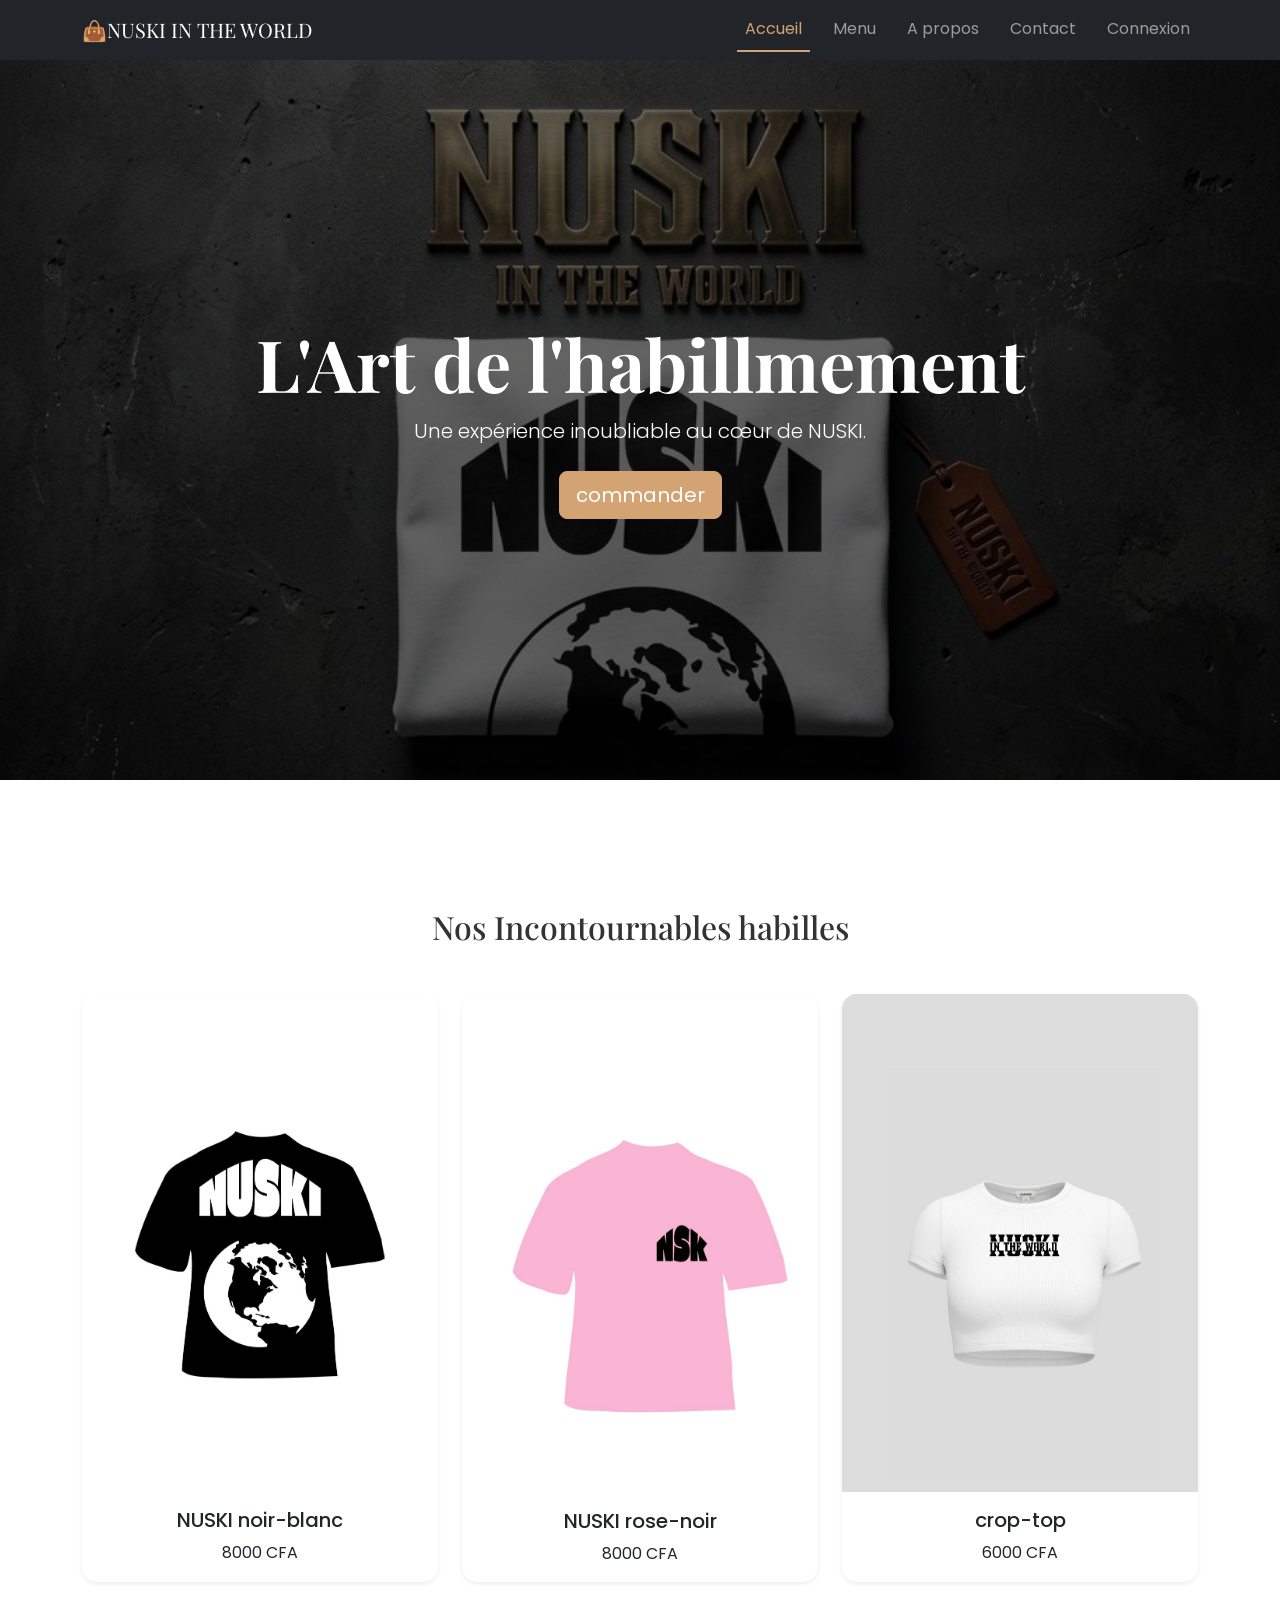
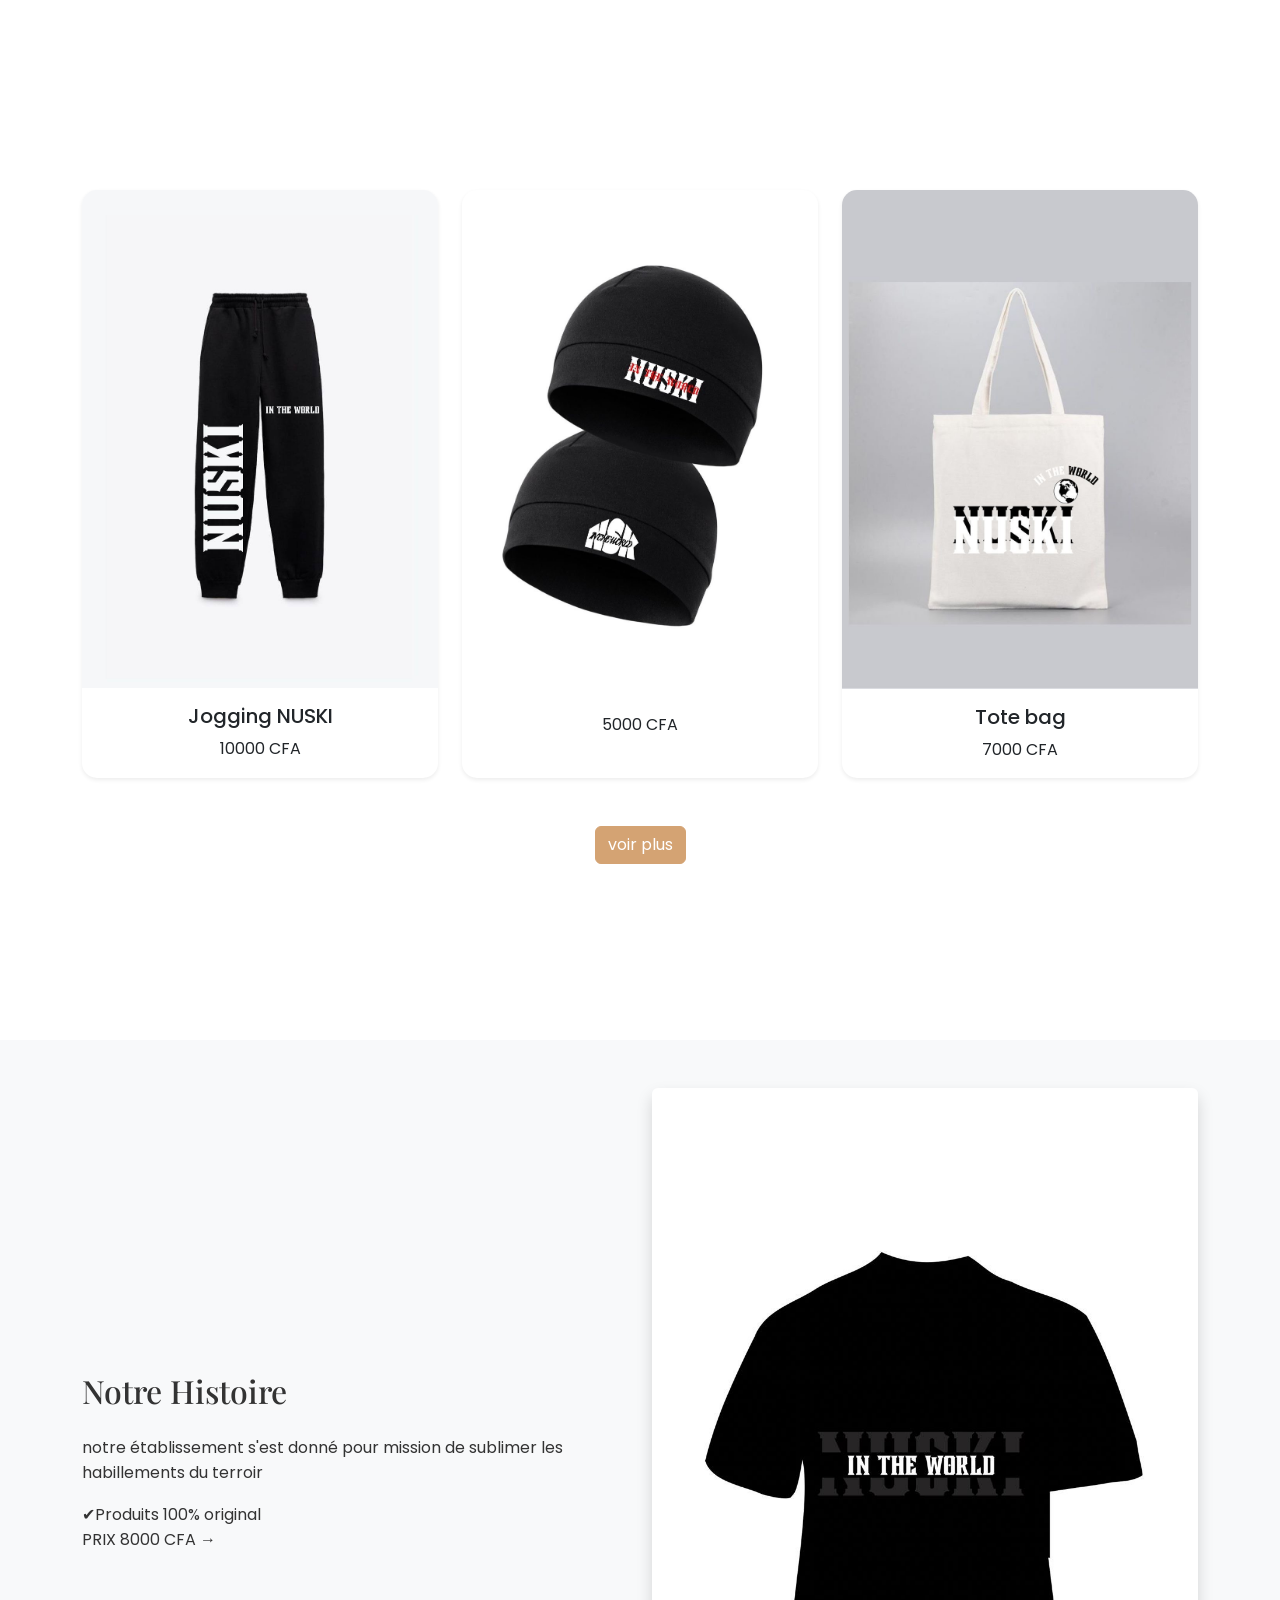
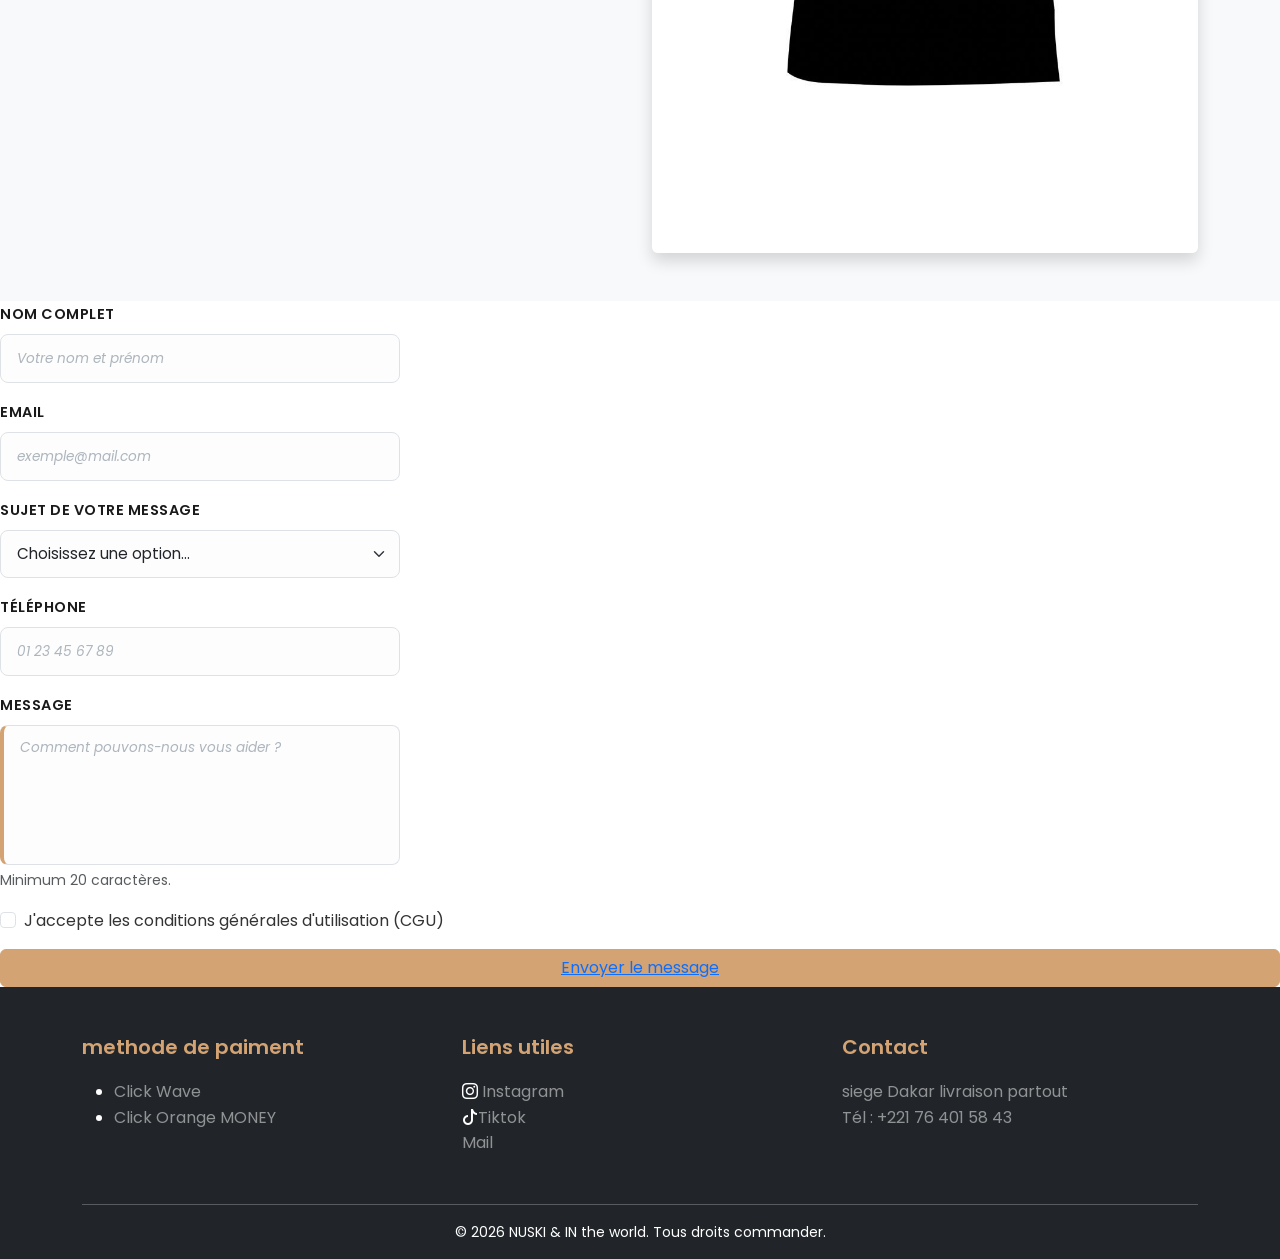
<file: index.html>
<!DOCTYPE html>
<html lang="fr">

<head>
    <meta charset="UTF-8">
    <meta name="viewport" content="width=device-width, initial-scale=1.0">
    <title>nuski in the world</title>
    <link href="https://cdn.jsdelivr.net/npm/bootstrap@5.3.0/dist/css/bootstrap.min.css" rel="stylesheet">
    <link rel="stylesheet" href="https://cdn.jsdelivr.net/npm/bootstrap-icons@1.11.3/font/bootstrap-icons.min.css">
    <link
        href="https://fonts.googleapis.com/css2?family=Playfair+Display:ital,wght@0,700;1,700&family=Poppins:wght@300;400;600&display=swap"
        rel="stylesheet">
    <link rel="stylesheet" href="style.css">
</head>

<body>
    <!-- lien ou je recuper les span -->
    <!-- <a href="https://htmlcheatsheet.com">click</a> -->
    <nav class="navbar navbar-expand-lg navbar-dark bg-dark sticky-top">
        <div class="container">
            <a class="navbar-brand" href="index.html"><span>&#128092;</span>NUSKI IN THE WORLD</a>
            <button class="navbar-toggler" type="button" data-bs-toggle="collapse" data-bs-target="#navbarNav">
                <span class="navbar-toggler-icon"></span>
            </button>
            <div class="collapse navbar-collapse" id="navbarNav">
                <ul class="navbar-nav ms-auto">
                    <li class="nav-item"><a class="nav-link active" href="#accueil">Accueil</a></li>
                    <li class="nav-item"><a class="nav-link" href="#menu">Menu</a></li>
                    <li class="nav-item"><a class="nav-link" href="#apropos">A propos</a></li>
                    <li class="nav-item"><a class="nav-link" href="#contact">Contact</a></li>
                    <li class="nav-item"><a class="nav-link" href="#connex">Connexion</a></li>
                </ul>
            </div>
        </div>
    </nav>

    <header class="hero-section text-center text-white d-flex align-items-center" id="accueil">
        <div class="container">
            <h1 class="display-2 fw-bold">L'Art de l'habillmement</h1>
            <p class="lead mb-4">Une expérience inoubliable au cœur de NUSKI.</p>
            <a href="contact.html" class="btn btn-primary btn-lg">commander</a>
        </div>
    </header>

    <section class="container my-5" id="menu">
        <h2 class="text-center mb-5">Nos Incontournables habilles</h2>
        <div class="row g-4">
            <div class="col-md-4">
                <div class="card h-100 shadow-sm">
                    <img src="./image1.png" class="card-img-top10" alt="Entrée">
                    <div class="card-body text-center">
                        <h5 class="card-title">NUSKI noir-blanc</h5>
                        <p class="card-text">8000 CFA</p>
                    </div>
                </div>
            </div>
            <div class="col-md-4">
                <div class="card h-100 shadow-sm">
                    <img src="./image2.png" class="card-img-top10" alt="Plat">
                    <div class="card-body text-center">
                        <h5 class="card-title">NUSKI rose-noir</h5>
                        <p class="card-text">8000 CFA </p>
                    </div>
                </div>
            </div>
            <div class="col-md-4">
                <div class="card h-100 shadow-sm">
                    <img src="./image3.png" class="card-img-top10" alt="">
                    <div class="card-body text-center">
                        <h5 class="card-title">crop-top</h5>
                        <p class="card-text">6000 CFA</p>
                    </div>
                </div>
            </div>
        </div>
    </section>
    <section class="container my-5 " id="menu">
        <div class="row g-4">
            <div class="col-md-4">
                <div class="card h-100 shadow-sm">
                    <img src="./image4.jpg" class="card-img-top10" alt="">
                    <div class="card-body text-center">
                        <h5 class="card-title">Jogging NUSKI</h5>
                        <p class="card-text">10000 CFA</p>
                    </div>
                </div>
            </div>
            <div class="col-md-4">
                <div class="card h-100 shadow-sm">
                    <img src="./image5.jpg" class="card-img-top10" alt="">
                    <div class="card-body text-center">
                        <h5 class="card-title"></h5>
                        <p class="card-text">5000 CFA</p>
                    </div>
                </div>
            </div>
            <div class="col-md-4">
                <div class="card h-100 shadow-sm">
                    <img src="./image6.jpg" class="card-img-top10" alt="">
                    <div class="card-body text-center">
                        <h5 class="card-title">Tote bag</h5>
                        <p class="card-text">7000 CFA</p>
                    </div>
                </div>
            </div>

        </div>
        <a class=" " href="voir.html" target="_blank">

            <section class="text-center py-5">
                <button class="btn btn-primary">voir plus</button>
            </section>
        </a>
    </section>
    <section class="bg-light py-5" id="apropos">
        <div class="container">
            <div class="row align-items-center">
                <div class="col-md-6">
                    <h2 class="mb-4">Notre Histoire</h2>
                    <p> notre établissement s'est donné pour mission de sublimer les habillements du terroir </p>
                    <ul class="list-unstyled">
                        <li> <span>&#10004;</span>Produits 100% original </li>
                        <li> PRIX 8000 CFA <span>&#8594;</span></li>
                        <li></li>
                    </ul>
                </div>
                <div class="col-md-6">
                    <img src="./image7.jpg" class="img-fluid rounded shadow" alt="">
                </div>
            </div>
        </div>
    </section>
    <form action="#" method="post" class="needs-validation" id="contact">

        <div class="mb-3">
            <label for="fullName" class="form-label">Nom complet</label>
            <input type="text" class="form-control" id="fullName" placeholder="Votre nom et prénom" minlength="2"
                required>
        </div>

        <div class="mb-3">
            <label for="email" class="form-label">Email</label>
            <input type="email" class="form-control" id="email" placeholder="exemple@mail.com" required>
        </div>

        <div class="mb-3">
            <label for="subject" class="form-label">Sujet de votre message</label>
            <select class="form-select" id="subject" required>
                <option value="" selected disabled>Choisissez une option...</option>
                <option value="reservation"> commande</option>
                <option value="privatisation">Avis</option>
                <option value="autre">Autre demande</option>
            </select>
        </div>

        <div class="mb-3">
            <label for="phone" class="form-label">Téléphone</label>
            <input type="tel" class="form-control" id="phone" placeholder="01 23 45 67 89">
        </div>

        <div class="mb-3">
            <label for="message" class="form-label">Message</label>
            <textarea class="form-control" id="message" rows="5" placeholder="Comment pouvons-nous vous aider ?"
                minlength="20" required></textarea>
            <div class="form-text">Minimum 20 caractères.</div>
        </div>

        <div class="mb-3 form-check">
            <input type="checkbox" class="form-check-input" id="cgu" required>
            <label class="form-check-label" for="cgu">
                J'accepte les conditions générales d'utilisation (CGU)
            </label>
        </div>



        <button type="submit" class="btn btn-primary  w-100"><a href=" mailto:ndiayealphaibrahima0@gmail.com">Envoyer le
                message</a></button>


    </form>

    <footer class="bg-dark text-white pt-5 pb-3" id="connex">
        <div class="container">
            <div class="row">
                <div class="col-md-4 mb-3">
                    <h5> methode de paiment</h5>
                    <ul>
                        <li> <a href="https://sn.mmapp.wave.com/web/referrals/i/C3N2U"
                                class="text-white-50 text-decoration-none">Click Wave</a></li>
                        <li><a href="https://sugu.orange-sonatel.com/interest/u1hpzr2ycv7w3wy6qt1777248110476"
                                class="text-white-50 text-decoration-none">Click Orange MONEY</a></li>
                    </ul>
                </div>
                <div class="col-md-4 mb-3">
                    <h5>Liens utiles</h5>
                    <ul class="list-unstyled">
                        <li><i class="bi bi-instagram"></i> <a
                                href="https://www.instagram.com/nuski_in_the_world?igsh=MXcybWc5OTBsdThzcw=="
                                class="text-white-50 text-decoration-none">Instagram</a></li>
                        <li> <i class="bi bi-tiktok"></i><a
                                href="https://www.tiktok.com/@nuski_in_the_world?_r=1&_t=ZS-95rbbYRHVav"
                                class="text-white-50 text-decoration-none">Tiktok</a></li>
                        <li> <a href=" mailto:ndiayealphaibrahima0@gmail.com"
                                class="text-white-50 text-decoration-none">Mail
                            </a></li>
                    </ul>
                </div>
                <div class="col-md-4 mb-3">
                    <h5>Contact</h5>
                    <p class="text-white-50">siege Dakar livraison partout<br>Tél : +221 76 401 58 43 </p>
                </div>
            </div>
            <hr class="bg-secondary">
            <div class="text-center">
                <p class="mb-0 small">&copy; 2026 NUSKI & IN the world. Tous droits commander.</p>
            </div>
        </div>
    </footer>
    <script src="https://cdn.jsdelivr.net/npm/bootstrap@5.3.0/dist/js/bootstrap.bundle.min.js"></script>
</body>

</html>
</file>
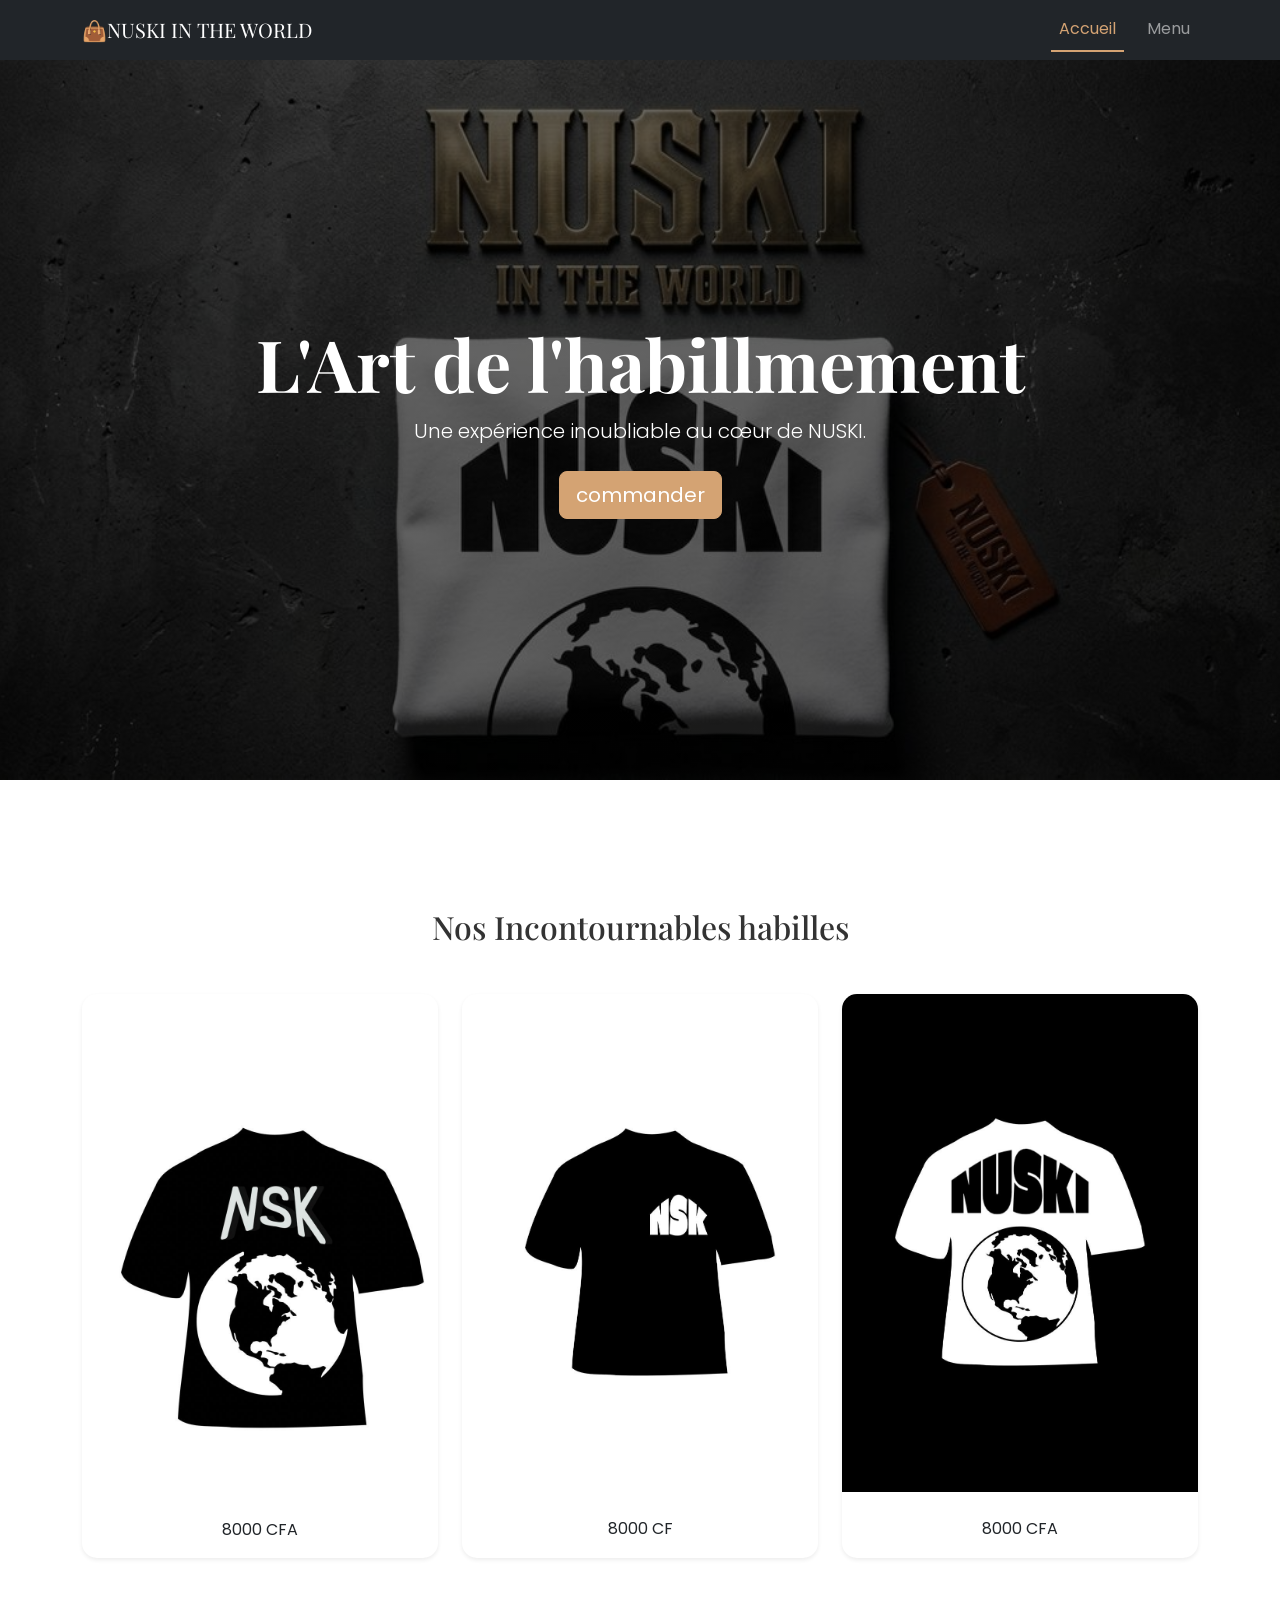
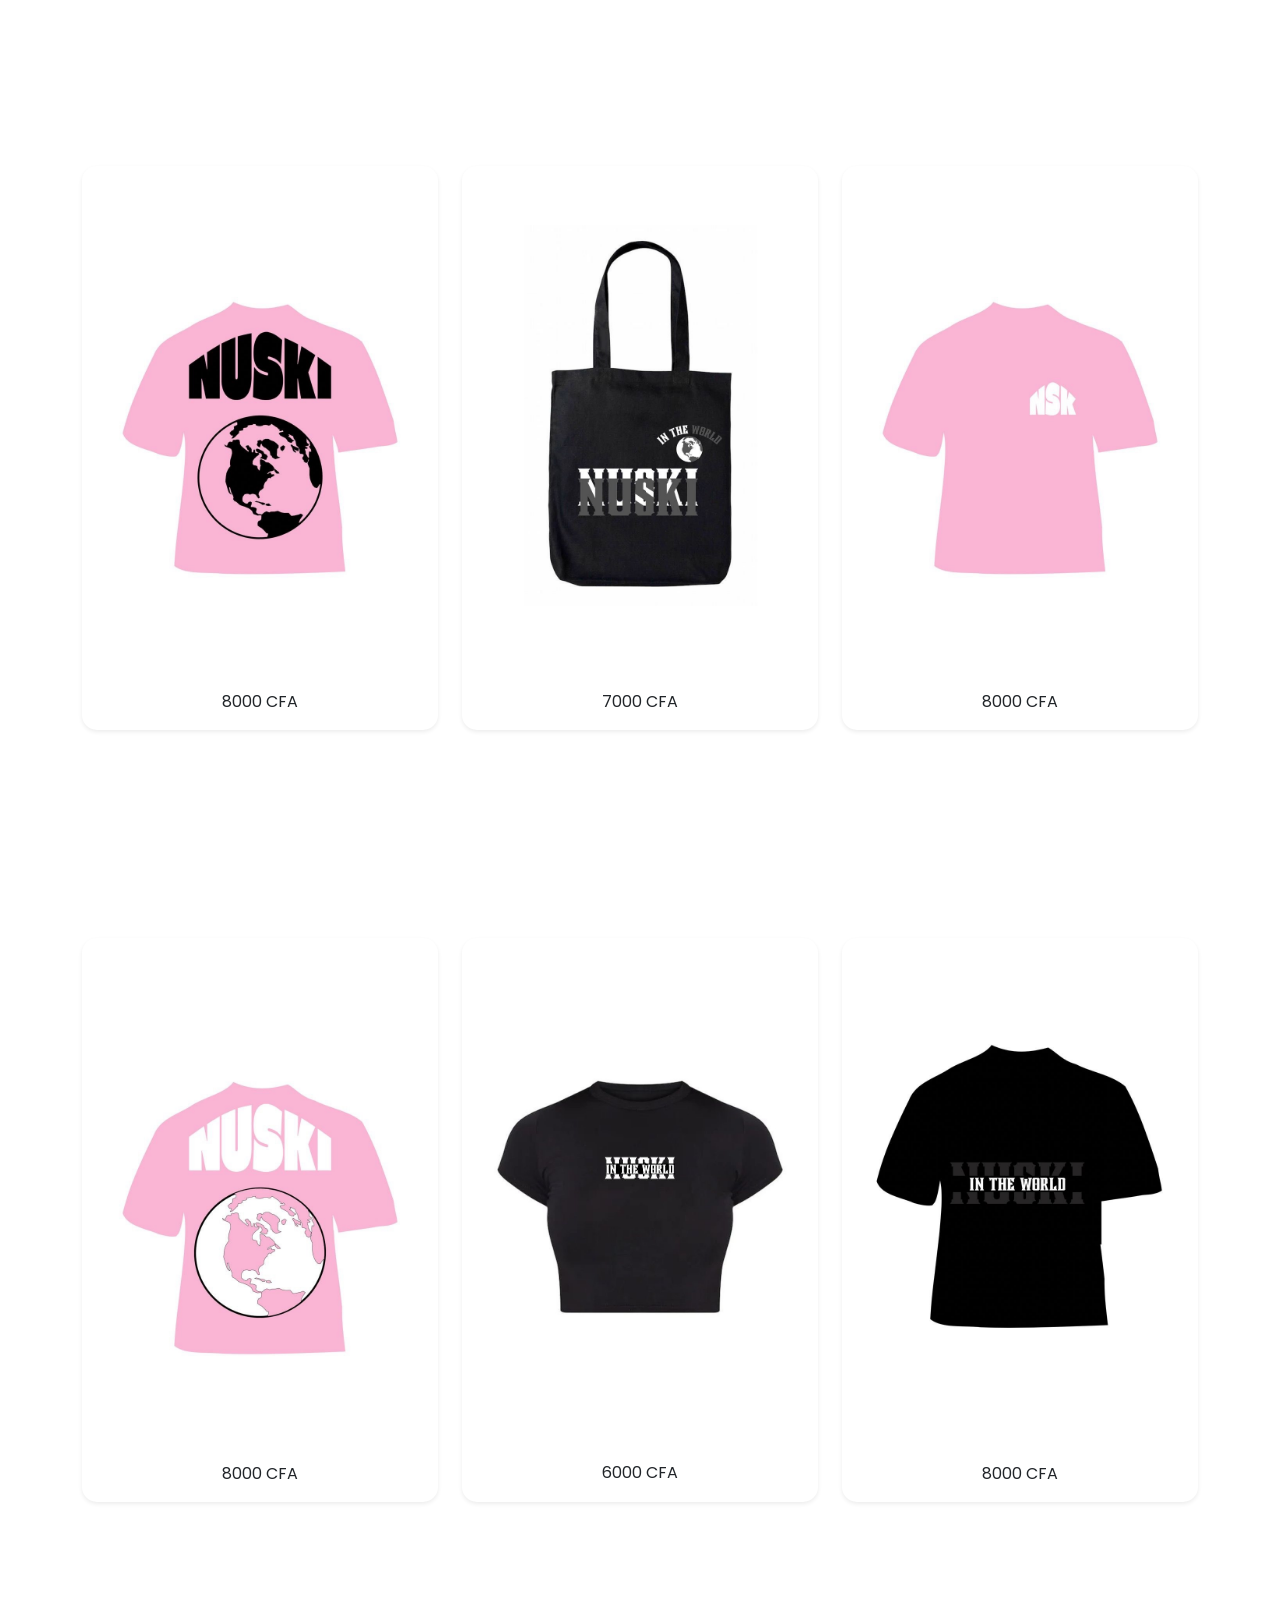
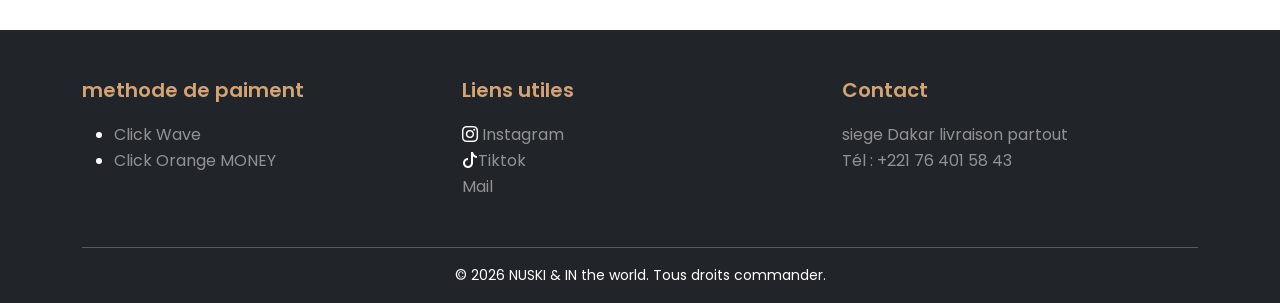
<file: voir.html>
<!DOCTYPE html>
<html lang="fr">

<head>
    <meta charset="UTF-8">
    <meta name="viewport" content="width=device-width, initial-scale=1.0">
    <title>nuski in the world</title>
    <link href="https://cdn.jsdelivr.net/npm/bootstrap@5.3.0/dist/css/bootstrap.min.css" rel="stylesheet">
    <link rel="stylesheet" href="https://cdn.jsdelivr.net/npm/bootstrap-icons@1.11.3/font/bootstrap-icons.min.css">
    <link
        href="https://fonts.googleapis.com/css2?family=Playfair+Display:ital,wght@0,700;1,700&family=Poppins:wght@300;400;600&display=swap"
        rel="stylesheet">
    <link rel="stylesheet" href="style.css">
</head>

<body>
    <!-- lien ou je recuper les span -->
    <!-- <a href="https://htmlcheatsheet.com">click</a> -->
    <nav class="navbar navbar-expand-lg navbar-dark bg-dark sticky-top">
        <div class="container">
            <a class="navbar-brand" href="index.html"><span>&#128092;</span>NUSKI IN THE WORLD</a>
            <button class="navbar-toggler" type="button" data-bs-toggle="collapse" data-bs-target="#navbarNav">
                <span class="navbar-toggler-icon"></span>
            </button>
            <div class="collapse navbar-collapse" id="navbarNav">
                <ul class="navbar-nav ms-auto">
                    <li class="nav-item"><a class="nav-link active" href="#accueil">Accueil</a></li>
                    <li class="nav-item"><a class="nav-link" href="#menu">Menu</a></li>

                </ul>
            </div>
        </div>
    </nav>

    <header class="hero-section text-center text-white d-flex align-items-center" id="accueil">
        <div class="container">
            <h1 class="display-2 fw-bold">L'Art de l'habillmement</h1>
            <p class="lead mb-4">Une expérience inoubliable au cœur de NUSKI.</p>
            <a href="contact.html" class="btn btn-primary btn-lg">commander</a>
        </div>
    </header>
    <section class="container my-5" id="menu">
        <h2 class="text-center mb-5">Nos Incontournables habilles</h2>
        <div class="row g-4">
            <div class="col-md-4">
                <div class="card h-100 shadow-sm">
                    <img src="./image8.jpg" class="card-img-top10" alt="Entrée">
                    <div class="card-body text-center">
                        <h5 class="card-title"></h5>
                        <p class="card-text">8000 CFA</p>
                    </div>
                </div>
            </div>
            <div class="col-md-4">
                <div class="card h-100 shadow-sm">
                    <img src="./image9.jpg" class="card-img-top10" alt="Plat">
                    <div class="card-body text-center">
                        <h5 class="card-title"></h5>
                        <p class="card-text">8000 CF </p>
                    </div>
                </div>
            </div>
            <div class="col-md-4">
                <div class="card h-100 shadow-sm">
                    <img src="./img10.jpg" class="card-img-top10" alt="">
                    <div class="card-body text-center">
                        <h5 class="card-title"></h5>
                        <p class="card-text">8000 CFA</p>
                    </div>
                </div>
            </div>
        </div>
    </section>
    <section class="container my-5 " id="menu">
        <div class="row g-4">
            <div class="col-md-4">
                <div class="card h-100 shadow-sm">
                    <img src="./img11.jpg" class="card-img-top10" alt="">
                    <div class="card-body text-center">
                        <h5 class="card-title"></h5>
                        <p class="card-text">8000 CFA</p>
                    </div>
                </div>
            </div>
            <div class="col-md-4">
                <div class="card h-100 shadow-sm">
                    <img src="./img12.jpg" class="card-img-top10" alt="">
                    <div class="card-body text-center">
                        <h5 class="card-title"></h5>
                        <p class="card-text">7000 CFA</p>
                    </div>
                </div>
            </div>
            <div class="col-md-4">
                <div class="card h-100 shadow-sm">
                    <img src="./img13.jpg" class="card-img-top10" alt="">
                    <div class="card-body text-center">
                        <h5 class="card-title"></h5>
                        <p class="card-text">8000 CFA</p>
                    </div>
                </div>
            </div>

        </div>
    </section>
    <section class="container my-5 " id="menu">
        <div class="row g-4">
            <div class="col-md-4">
                <div class="card h-100 shadow-sm">
                    <img src="./img14.jpg" class="card-img-top10" alt="">
                    <div class="card-body text-center">
                        <h5 class="card-title"></h5>
                        <p class="card-text">8000 CFA</p>
                    </div>
                </div>
            </div>
            <div class="col-md-4">
                <div class="card h-100 shadow-sm">
                    <img src="img15.jpg" class="card-img-top10" alt="">
                    <div class="card-body text-center">
                        <h5 class="card-title"></h5>
                        <p class="card-text">6000 CFA</p>
                    </div>
                </div>
            </div>
            <div class="col-md-4">
                <div class="card h-100 shadow-sm">
                    <img src="./image7.jpg" class="card-img-top10" alt="">
                    <div class="card-body text-center">
                        <h5 class="card-title"></h5>
                        <p class="card-text">8000 CFA</p>
                    </div>
                </div>
            </div>

        </div>
    </section>
    <footer class="bg-dark text-white pt-5 pb-3" id="connex">
        <div class="container">
            <div class="row">
                <div class="col-md-4 mb-3">
                    <h5> methode de paiment</h5>
                    <ul>
                        <li> <a href="https://sn.mmapp.wave.com/web/referrals/i/C3N2U"
                                class="text-white-50 text-decoration-none">Click Wave</a></li>
                        <li><a href="https://sugu.orange-sonatel.com/interest/u1hpzr2ycv7w3wy6qt1777248110476"
                                class="text-white-50 text-decoration-none">Click Orange MONEY</a></li>
                    </ul>
                </div>
                <div class="col-md-4 mb-3">
                    <h5>Liens utiles</h5>
                    <ul class="list-unstyled">
                        <li><i class="bi bi-instagram"></i> <a
                                href="https://www.instagram.com/nuski_in_the_world?igsh=MXcybWc5OTBsdThzcw=="
                                class="text-white-50 text-decoration-none">Instagram</a></li>
                        <li> <i class="bi bi-tiktok"></i><a
                                href="https://www.tiktok.com/@nuski_in_the_world?_r=1&_t=ZS-95rbbYRHVav"
                                class="text-white-50 text-decoration-none">Tiktok</a></li>
                        <li> <a href=" mailto:ndiayealphaibrahima0@gmail.com"
                                class="text-white-50 text-decoration-none">Mail
                            </a></li>
                    </ul>
                </div>
                <div class="col-md-4 mb-3">
                    <h5>Contact</h5>
                    <p class="text-white-50">siege Dakar livraison partout<br>Tél : +221 76 401 58 43</p>
                </div>
            </div>
            <hr class="bg-secondary">
            <div class="text-center">
                <p class="mb-0 small">&copy; 2026 NUSKI & IN the world. Tous droits commander.</p>
            </div>
        </div>
    </footer>
    <script src="https://cdn.jsdelivr.net/npm/bootstrap@5.3.0/dist/js/bootstrap.bundle.min.js"></script>

</body>

</html>
</file>
<file: style.css>
/* Variables CSS */
:root {
    --primary-color: #d4a373;
    --dark-color: #1a1a1a;
    --text-font: 'Poppins', sans-serif;
    --title-font: 'Playfair Display', serif;
}

body {
    font-family: var(--text-font);
    color: #333;
    line-height: 1.6;
}

h1,
h2,
h3,
.navbar-brand {
    font-family: var(--title-font);
}

/* Surcharge Bootstrap */
.btn-primary {
    background-color: var(--primary-color) !important;
    border-color: var(--primary-color) !important;
    transition: 0.3s ease;
}

.btn-primary:hover {
    background-color: #bc8a5f !important;
    transform: translateY(-2px);
}

.text-primary {
    color: var(--primary-color) !important;
}

/* Section Hero Custom */
.hero-section {
    background: linear-gradient(rgba(0, 0, 0, 0.6), rgba(0, 0, 0, 0.6)),
        url(./log.jpeg);
    background-size: cover;
    background-position: center;
    height: 80vh;
}

/* Styles des Cards */
.card {
    border: none;
    border-radius: 15px;
    overflow: hidden;
    transition: transform 0.3s ease;
}

.card:hover {
    transform: scale(1.03);
}

.card-img-top {
    height: 200px;
    object-fit: cover;
}

/* Style de base pour tous les champs */
.form-control,
.form-select {
    width: 400px;
    align-items: center;
    border: 1px solid #dee2e6;
    border-radius: 8px;
    /* Coins légèrement arrondis */
    padding: 0.75rem 1rem;
    font-size: 0.95rem;
    transition: all 0.3s ease-in-out;
    background-color: #fdfdfd;
}

/* Style lors du clic (Focus) */
.form-control:focus,
.form-select:focus {
    border-color: var(--primary-color) !important;
    /* Utilise la variable dorée définie plus haut */
    box-shadow: 0 0 0 0.25 margin-bottom: 20px;
    rem rgba(212, 163, 115, 0.25) !important;
    /* Halo doré léger */
    background-color: #fff;
    outline: 0;
}

/* Style des labels au-dessus des champs */
.form-label {
    font-weight: 600;
    color: var(--dark-color);
    margin-bottom: 0.5rem;
    font-size: 0.9rem;
    text-transform: uppercase;
    letter-spacing: 0.5px;
}

/* Style spécifique pour le Textarea (Message) */
textarea.form-control {
    resize: none;
    /* Empêche l'utilisateur de déformer le layout */
    border-left: 4px solid var(--primary-color);
    /* Petite barre décorative à gauche */
}

/* Style de la case à cocher (Checkbox) */
.form-check-input:checked {
    background-color: var(--primary-color) !important;
    border-color: var(--primary-color) !important;
}

/* Personnalisation du placeholder */
.form-control::placeholder {
    color: #adb5bd;
    font-style: italic;
    font-size: 0.85rem;
}

/* Footer Custom */
footer h5 {
    color: var(--primary-color);
    font-weight: 600;
    margin-bottom: 20px;
}

/* Navbar personnalisation */
.nav-link {
    font-weight: 400;
    margin-left: 15px;
}

.nav-link.active {
    color: var(--primary-color) !important;
    border-bottom: 2px solid var(--primary-color);
}

/* Espacement global */
section {
    padding: 80px 0;
}
</file>
